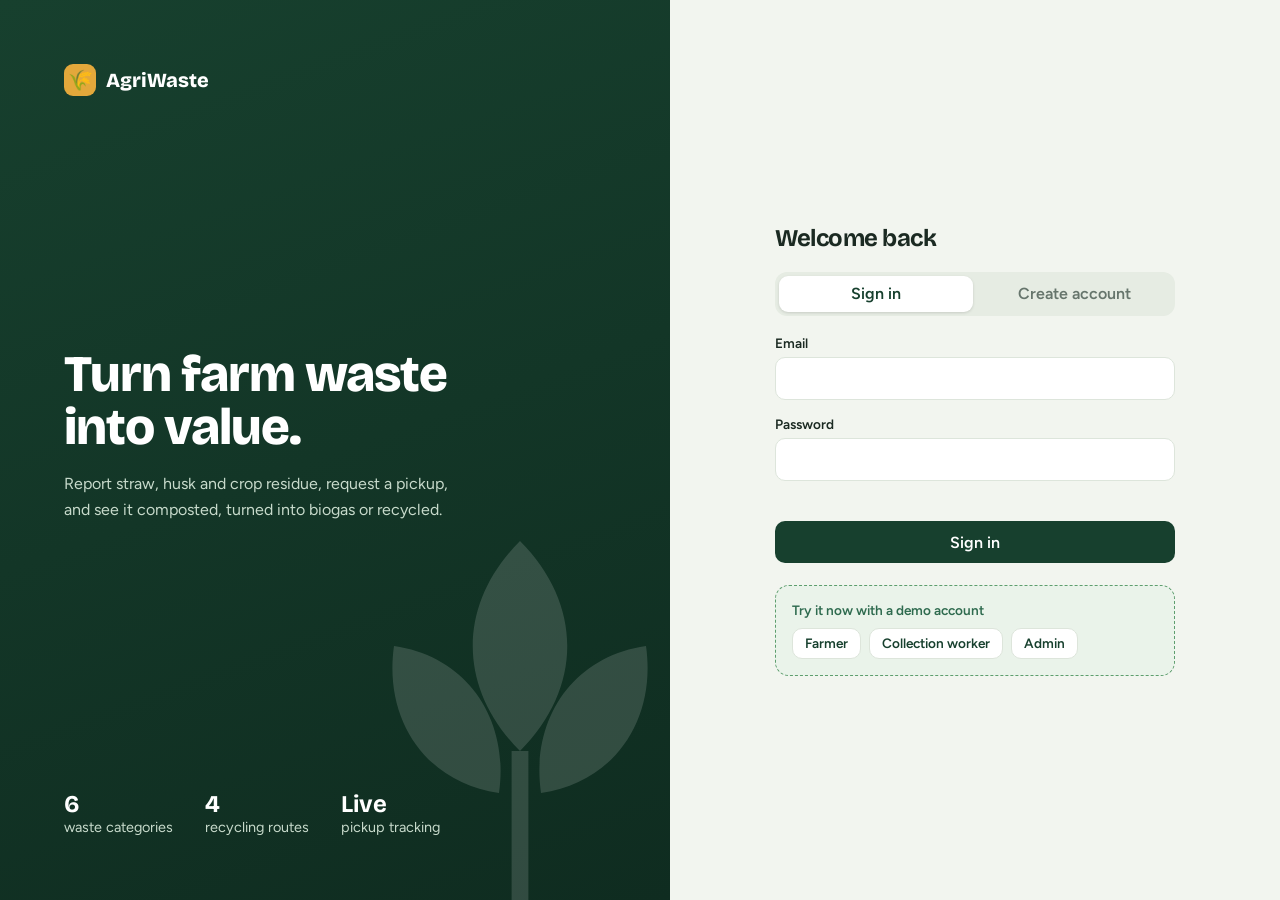
<file: index.html>
<!DOCTYPE html>
<html lang="en"><head>
<meta charset="utf-8"><meta name="viewport" content="width=device-width,initial-scale=1">
<title>AgriWaste · Smart Agriculture Waste Management</title>
<link rel="preconnect" href="https://fonts.googleapis.com">
<link href="https://fonts.googleapis.com/css2?family=Bricolage+Grotesque:opsz,wght@12..96,600;12..96,800&family=Figtree:wght@400;500;600&display=swap" rel="stylesheet">
<link rel="stylesheet" href="style.css"></head><body>

<section id="auth">
  <div class="hero">
    <div class="logo"><i>🌾</i>AgriWaste</div>
    <div><h1>Turn farm waste into value.</h1><p>Report straw, husk and crop residue, request a pickup, and see it composted, turned into biogas or recycled.</p></div>
    <div class="stats-strip"><div><b>6</b>waste categories</div><div><b>4</b>recycling routes</div><div><b>Live</b>pickup tracking</div></div>
    <svg viewBox="0 0 200 200" fill="#fff"><path d="M100 10c30 30 30 70 0 100-30-30-30-70 0-100zM40 60c35 5 55 35 50 70-35-5-55-35-50-70zM160 60c-35 5-55 35-50 70 35-5 55-35 50-70zM96 110h8v90h-8z"/></svg>
  </div>
  <div class="formwrap"><div class="formbox">
    <h2>Welcome back</h2><div class="tabs"><button id="tLogin" class="on">Sign in</button><button id="tReg">Create account</button></div>
    <form id="authForm">
      <div id="regOnly" class="hide"><div class="field"><label for="name">Full name</label><input id="name"></div>
      <div class="row"><div class="field"><label for="phone">Phone</label><input id="phone"></div><div class="field"><label for="role">I am a</label><select id="role"><option value="farmer">Farmer</option><option value="worker">Collection worker</option></select></div></div></div>
      <div class="field"><label for="email">Email</label><input id="email" type="email" required></div>
      <div class="field"><label for="password">Password</label><input id="password" type="password" required minlength="6"></div>
      <div class="err" id="err" role="alert"></div>
      <button class="btn" style="width:100%" id="authBtn">Sign in</button>
    </form>
    <div class="demo"><p>Try it now with a demo account</p><div>
      <button class="btn alt sm" data-demo="farmer@demo.com">Farmer</button><button class="btn alt sm" data-demo="worker@demo.com">Collection worker</button><button class="btn alt sm" data-demo="admin@demo.com">Admin</button></div></div>
  </div></div>
</section>

<div id="app" class="hide">
  <aside><div class="logo"><i>🌾</i>AgriWaste</div><nav id="nav" style="display:contents"></nav>
    <div class="me"><b id="meName"></b><small id="meRole"></small><button class="btn alt sm" id="logout" style="margin-top:.6rem">Sign out</button></div></aside>
  <main><div class="top"><div><h2 id="title"></h2><p id="sub"></p></div><button class="btn alt bell" id="bell">🔔 Notifications<b id="badge" class="hide"></b></button></div>
    <div id="notes" class="card hide"></div><div id="view"></div></main>
</div>
<dialog id="dlg"></dialog>
<div id="toast" role="status"></div>

<script src="app.js"></script></body></html>
</file>
<file: style.css>
:root{--forest:#17402E;--moss:#2F6B4F;--leaf:#5E9E6E;--wheat:#E3A83B;--paper:#F2F5EF;--card:#fff;--ink:#1B2A22;--mute:#66756C;--line:#DDE5DB;--bad:#B3402F;
--r:14px;font-family:Figtree,system-ui,sans-serif;color:var(--ink)}
*{box-sizing:border-box}body{margin:0;background:var(--paper);min-height:100vh}
h1,h2,h3{font-family:'Bricolage Grotesque',sans-serif;margin:0;letter-spacing:-.02em}
button,input,select,textarea{font:inherit}
:focus-visible{outline:3px solid var(--wheat);outline-offset:2px}
.btn{border:0;border-radius:10px;padding:.7rem 1.1rem;font-weight:600;cursor:pointer;background:var(--forest);color:#fff;transition:background .15s}
.btn:hover{background:var(--moss)}.btn.alt{background:#fff;color:var(--forest);border:1px solid var(--line)}.btn.alt:hover{background:var(--paper)}
.btn.sm{padding:.4rem .75rem;font-size:.85rem}.btn.wheat{background:var(--wheat);color:#2a1d00}
label{display:block;font-size:.85rem;font-weight:600;margin:0 0 .35rem}
input,select,textarea{width:100%;padding:.7rem .85rem;border:1px solid var(--line);border-radius:10px;background:#fff}
.field{margin-bottom:1rem}.row{display:grid;grid-template-columns:1fr 1fr;gap:1rem}
.hide{display:none!important}
/* auth */
#auth{display:grid;grid-template-columns:1.1fr 1fr;min-height:100vh}
.hero{background:linear-gradient(160deg,var(--forest),#0F2C20);color:#fff;padding:4rem;display:flex;flex-direction:column;justify-content:space-between;position:relative;overflow:hidden}
.hero svg{position:absolute;right:-60px;bottom:-40px;width:420px;opacity:.14}
.hero h1{font-size:clamp(2.2rem,4vw,3.4rem);line-height:1.05;max-width:12ch;font-weight:800}
.hero p{max-width:40ch;color:#C7DACB;line-height:1.6}
.logo{display:flex;gap:.6rem;align-items:center;font-family:'Bricolage Grotesque';font-weight:800;font-size:1.25rem}
.logo i{width:32px;height:32px;border-radius:9px;background:var(--wheat);display:grid;place-items:center;font-style:normal}
.stats-strip{display:flex;gap:2rem;font-size:.9rem;color:#C7DACB}.stats-strip b{display:block;color:#fff;font-size:1.5rem;font-family:'Bricolage Grotesque'}
.formwrap{display:grid;place-items:center;padding:2rem}.formbox{width:100%;max-width:400px}
.tabs{display:flex;gap:.25rem;background:#E6ECE3;padding:.25rem;border-radius:12px;margin:1.2rem 0}
.tabs button{flex:1;border:0;background:none;padding:.55rem;border-radius:9px;font-weight:600;cursor:pointer;color:var(--mute)}.tabs .on{background:#fff;color:var(--forest);box-shadow:0 1px 3px #0002}
.demo{margin-top:1.4rem;padding:1rem;border:1px dashed var(--leaf);border-radius:var(--r);background:#EAF3EA}
.demo p{margin:0 0 .6rem;font-size:.85rem;color:var(--moss);font-weight:600}.demo div{display:flex;gap:.5rem;flex-wrap:wrap}
.err{color:var(--bad);font-size:.88rem;min-height:1.2rem;margin:.3rem 0}
/* app */
#app{display:grid;grid-template-columns:250px 1fr;min-height:100vh}
aside{background:var(--forest);color:#fff;padding:1.4rem 1rem;display:flex;flex-direction:column;gap:.25rem;position:sticky;top:0;height:100vh}
aside .logo{padding:0 .5rem 1.5rem}
.nav{display:flex;gap:.7rem;align-items:center;padding:.7rem .8rem;border-radius:10px;color:#C7DACB;background:none;border:0;text-align:left;cursor:pointer;font-weight:500}
.nav:hover{background:#ffffff14}.nav.on{background:#fff;color:var(--forest);font-weight:600}
.me{margin-top:auto;padding:.8rem;border-top:1px solid #ffffff22;font-size:.85rem}.me small{color:#9DB8A5;display:block}
main{padding:2rem 2.4rem;max-width:1200px;width:100%}
.top{display:flex;justify-content:space-between;align-items:center;margin-bottom:1.6rem;gap:1rem}
.top h2{font-size:1.8rem}.top p{margin:.2rem 0 0;color:var(--mute)}
.bell{position:relative}.bell b{position:absolute;top:-6px;right:-6px;background:var(--bad);color:#fff;font-size:.7rem;border-radius:99px;padding:1px 6px}
.card{background:var(--card);border:1px solid var(--line);border-radius:var(--r);padding:1.4rem}
.grid4{display:grid;grid-template-columns:repeat(4,1fr);gap:1rem;margin-bottom:1.2rem}
.stat span{color:var(--mute);font-size:.85rem}.stat strong{display:block;font-family:'Bricolage Grotesque';font-size:2rem;margin:.3rem 0 0}
.stat.lead{background:var(--forest);color:#fff;border:0}.stat.lead span{color:#B6D0BC}
.two{display:grid;grid-template-columns:1.2fr 1fr;gap:1.2rem}
.bar{display:grid;grid-template-columns:130px 1fr 70px;gap:.7rem;align-items:center;margin:.7rem 0;font-size:.9rem}
.bar i{display:block;height:12px;border-radius:99px;background:linear-gradient(90deg,var(--moss),var(--leaf))}.bar div{background:#EEF2EC;border-radius:99px}
table{width:100%;border-collapse:collapse;font-size:.92rem}th{text-align:left;color:var(--mute);font-weight:500;padding:.6rem;border-bottom:1px solid var(--line)}td{padding:.8rem .6rem;border-bottom:1px solid var(--line);vertical-align:middle}
.pill{padding:.2rem .65rem;border-radius:99px;font-size:.78rem;font-weight:600;white-space:nowrap}
.pending{background:#FCEFD2;color:#8A5E00}.accepted{background:#DDEBF7;color:#1F5C8F}.scheduled{background:#E7E0F6;color:#5B3FA0}.collected{background:#D9F0DF;color:#1F6B3A}.recycled{background:var(--forest);color:#fff}
.tip{background:#FFF6E0;border-left:4px solid var(--wheat);padding:.9rem 1rem;border-radius:8px;margin:.5rem 0 1rem;font-size:.92rem}
.guide{display:grid;grid-template-columns:repeat(auto-fill,minmax(250px,1fr));gap:1rem}.guide h3{font-size:1.1rem}.guide em{color:var(--moss);font-style:normal;font-weight:600;font-size:.85rem}
.empty{text-align:center;color:var(--mute);padding:2.5rem 1rem}
#notes{position:absolute;right:2.4rem;top:5rem;width:330px;z-index:5;box-shadow:0 12px 40px #0002}
#notes p{margin:0;padding:.65rem 0;border-bottom:1px solid var(--line);font-size:.9rem}
dialog{border:0;border-radius:var(--r);padding:1.6rem;width:min(440px,92vw);box-shadow:0 20px 60px #0004}dialog::backdrop{background:#0006}dialog dl{display:grid;grid-template-columns:110px 1fr;gap:.6rem 1rem;margin:1rem 0}dialog dt{color:var(--mute);font-size:.85rem}dialog dd{margin:0;font-weight:500;word-break:break-word}
#toast{position:fixed;bottom:1.5rem;left:50%;transform:translateX(-50%);background:var(--ink);color:#fff;padding:.8rem 1.3rem;border-radius:10px;opacity:0;pointer-events:none;transition:.25s}#toast.show{opacity:1}
@media(max-width:900px){#auth{grid-template-columns:1fr}.hero{display:none}#app{grid-template-columns:1fr}aside{position:static;height:auto;flex-direction:row;overflow-x:auto;padding:.6rem}aside .logo,.me{display:none}.nav{white-space:nowrap}main{padding:1.2rem}.grid4{grid-template-columns:1fr 1fr}.two,.row{grid-template-columns:1fr}.bar{grid-template-columns:90px 1fr 60px}.table{overflow-x:auto}#notes{right:1rem;left:1rem;width:auto}}
@media(prefers-reduced-motion:reduce){*{transition:none!important}}
</file>
<file: public/style.css>
:root{--forest:#17402E;--moss:#2F6B4F;--leaf:#5E9E6E;--wheat:#E3A83B;--paper:#F2F5EF;--card:#fff;--ink:#1B2A22;--mute:#66756C;--line:#DDE5DB;--bad:#B3402F;
--r:14px;font-family:Figtree,system-ui,sans-serif;color:var(--ink)}
*{box-sizing:border-box}body{margin:0;background:var(--paper);min-height:100vh}
h1,h2,h3{font-family:'Bricolage Grotesque',sans-serif;margin:0;letter-spacing:-.02em}
button,input,select,textarea{font:inherit}
:focus-visible{outline:3px solid var(--wheat);outline-offset:2px}
.btn{border:0;border-radius:10px;padding:.7rem 1.1rem;font-weight:600;cursor:pointer;background:var(--forest);color:#fff;transition:background .15s}
.btn:hover{background:var(--moss)}.btn.alt{background:#fff;color:var(--forest);border:1px solid var(--line)}.btn.alt:hover{background:var(--paper)}
.btn.sm{padding:.4rem .75rem;font-size:.85rem}.btn.wheat{background:var(--wheat);color:#2a1d00}
label{display:block;font-size:.85rem;font-weight:600;margin:0 0 .35rem}
input,select,textarea{width:100%;padding:.7rem .85rem;border:1px solid var(--line);border-radius:10px;background:#fff}
.field{margin-bottom:1rem}.row{display:grid;grid-template-columns:1fr 1fr;gap:1rem}
.hide{display:none!important}
/* auth */
#auth{display:grid;grid-template-columns:1.1fr 1fr;min-height:100vh}
.hero{background:linear-gradient(160deg,var(--forest),#0F2C20);color:#fff;padding:4rem;display:flex;flex-direction:column;justify-content:space-between;position:relative;overflow:hidden}
.hero svg{position:absolute;right:-60px;bottom:-40px;width:420px;opacity:.14}
.hero h1{font-size:clamp(2.2rem,4vw,3.4rem);line-height:1.05;max-width:12ch;font-weight:800}
.hero p{max-width:40ch;color:#C7DACB;line-height:1.6}
.logo{display:flex;gap:.6rem;align-items:center;font-family:'Bricolage Grotesque';font-weight:800;font-size:1.25rem}
.logo i{width:32px;height:32px;border-radius:9px;background:var(--wheat);display:grid;place-items:center;font-style:normal}
.stats-strip{display:flex;gap:2rem;font-size:.9rem;color:#C7DACB}.stats-strip b{display:block;color:#fff;font-size:1.5rem;font-family:'Bricolage Grotesque'}
.formwrap{display:grid;place-items:center;padding:2rem}.formbox{width:100%;max-width:400px}
.tabs{display:flex;gap:.25rem;background:#E6ECE3;padding:.25rem;border-radius:12px;margin:1.2rem 0}
.tabs button{flex:1;border:0;background:none;padding:.55rem;border-radius:9px;font-weight:600;cursor:pointer;color:var(--mute)}.tabs .on{background:#fff;color:var(--forest);box-shadow:0 1px 3px #0002}
.demo{margin-top:1.4rem;padding:1rem;border:1px dashed var(--leaf);border-radius:var(--r);background:#EAF3EA}
.demo p{margin:0 0 .6rem;font-size:.85rem;color:var(--moss);font-weight:600}.demo div{display:flex;gap:.5rem;flex-wrap:wrap}
.err{color:var(--bad);font-size:.88rem;min-height:1.2rem;margin:.3rem 0}
/* app */
#app{display:grid;grid-template-columns:250px 1fr;min-height:100vh}
aside{background:var(--forest);color:#fff;padding:1.4rem 1rem;display:flex;flex-direction:column;gap:.25rem;position:sticky;top:0;height:100vh}
aside .logo{padding:0 .5rem 1.5rem}
.nav{display:flex;gap:.7rem;align-items:center;padding:.7rem .8rem;border-radius:10px;color:#C7DACB;background:none;border:0;text-align:left;cursor:pointer;font-weight:500}
.nav:hover{background:#ffffff14}.nav.on{background:#fff;color:var(--forest);font-weight:600}
.me{margin-top:auto;padding:.8rem;border-top:1px solid #ffffff22;font-size:.85rem}.me small{color:#9DB8A5;display:block}
main{padding:2rem 2.4rem;max-width:1200px;width:100%}
.top{display:flex;justify-content:space-between;align-items:center;margin-bottom:1.6rem;gap:1rem}
.top h2{font-size:1.8rem}.top p{margin:.2rem 0 0;color:var(--mute)}
.bell{position:relative}.bell b{position:absolute;top:-6px;right:-6px;background:var(--bad);color:#fff;font-size:.7rem;border-radius:99px;padding:1px 6px}
.card{background:var(--card);border:1px solid var(--line);border-radius:var(--r);padding:1.4rem}
.grid4{display:grid;grid-template-columns:repeat(4,1fr);gap:1rem;margin-bottom:1.2rem}
.stat span{color:var(--mute);font-size:.85rem}.stat strong{display:block;font-family:'Bricolage Grotesque';font-size:2rem;margin:.3rem 0 0}
.stat.lead{background:var(--forest);color:#fff;border:0}.stat.lead span{color:#B6D0BC}
.two{display:grid;grid-template-columns:1.2fr 1fr;gap:1.2rem}
.bar{display:grid;grid-template-columns:130px 1fr 70px;gap:.7rem;align-items:center;margin:.7rem 0;font-size:.9rem}
.bar i{display:block;height:12px;border-radius:99px;background:linear-gradient(90deg,var(--moss),var(--leaf))}.bar div{background:#EEF2EC;border-radius:99px}
table{width:100%;border-collapse:collapse;font-size:.92rem}th{text-align:left;color:var(--mute);font-weight:500;padding:.6rem;border-bottom:1px solid var(--line)}td{padding:.8rem .6rem;border-bottom:1px solid var(--line);vertical-align:middle}
.pill{padding:.2rem .65rem;border-radius:99px;font-size:.78rem;font-weight:600;white-space:nowrap}
.pending{background:#FCEFD2;color:#8A5E00}.accepted{background:#DDEBF7;color:#1F5C8F}.scheduled{background:#E7E0F6;color:#5B3FA0}.collected{background:#D9F0DF;color:#1F6B3A}.recycled{background:var(--forest);color:#fff}
.tip{background:#FFF6E0;border-left:4px solid var(--wheat);padding:.9rem 1rem;border-radius:8px;margin:.5rem 0 1rem;font-size:.92rem}
.guide{display:grid;grid-template-columns:repeat(auto-fill,minmax(250px,1fr));gap:1rem}.guide h3{font-size:1.1rem}.guide em{color:var(--moss);font-style:normal;font-weight:600;font-size:.85rem}
.empty{text-align:center;color:var(--mute);padding:2.5rem 1rem}
#notes{position:absolute;right:2.4rem;top:5rem;width:330px;z-index:5;box-shadow:0 12px 40px #0002}
#notes p{margin:0;padding:.65rem 0;border-bottom:1px solid var(--line);font-size:.9rem}
dialog{border:0;border-radius:var(--r);padding:1.6rem;width:min(440px,92vw);box-shadow:0 20px 60px #0004}dialog::backdrop{background:#0006}dialog dl{display:grid;grid-template-columns:110px 1fr;gap:.6rem 1rem;margin:1rem 0}dialog dt{color:var(--mute);font-size:.85rem}dialog dd{margin:0;font-weight:500;word-break:break-word}
#toast{position:fixed;bottom:1.5rem;left:50%;transform:translateX(-50%);background:var(--ink);color:#fff;padding:.8rem 1.3rem;border-radius:10px;opacity:0;pointer-events:none;transition:.25s}#toast.show{opacity:1}
.top-actions{display:flex;gap:.5rem;align-items:center}.top-logout{display:none}
@media(max-width:900px){#auth{grid-template-columns:1fr}.hero{display:none}#app{grid-template-columns:1fr}aside{position:static;height:auto;flex-direction:row;overflow-x:auto;padding:.6rem}aside .logo,.me{display:none}.nav{white-space:nowrap}.top{flex-wrap:wrap}.top-logout{display:inline-block}main{padding:1.2rem}.grid4{grid-template-columns:1fr 1fr}.two,.row{grid-template-columns:1fr}.bar{grid-template-columns:90px 1fr 60px}.table{overflow-x:auto}#notes{right:1rem;left:1rem;width:auto}}
@media(prefers-reduced-motion:reduce){*{transition:none!important}}
</file>
<file: agripoints_frontend/css/agripoints.css>
:root{--forest:#17402E;--moss:#2F6B4F;--leaf:#5E9E6E;--wheat:#E3A83B;--paper:#F2F5EF;--ink:#1B2A22;--mute:#66756C;--line:#DDE5DB;--bad:#B3402F;font-family:Figtree,system-ui,sans-serif;color:var(--ink)}
*{box-sizing:border-box}body{margin:0;background:var(--paper);min-height:100vh}
h1,h2,h3{font-family:'Bricolage Grotesque',Georgia,serif;margin:0;letter-spacing:-.02em}
a{color:var(--moss)}:focus-visible{outline:3px solid var(--wheat);outline-offset:2px}
.ap-bar{background:var(--forest);color:#fff;display:flex;justify-content:space-between;align-items:center;padding:.9rem 1.6rem}
.ap-logo{display:flex;gap:.6rem;align-items:center;font-family:'Bricolage Grotesque',Georgia,serif;font-weight:800;font-size:1.2rem}
.ap-logo i{width:30px;height:30px;border-radius:8px;background:var(--wheat);display:grid;place-items:center;font-style:normal}
.ap-bar a{color:#C7DACB;text-decoration:none;font-weight:600;font-size:.92rem}.ap-bar a:hover{color:#fff}
.ap-wrap{max-width:1000px;margin:0 auto;padding:2rem 1.4rem 3rem}
.ap-head h1{font-size:1.9rem}.ap-head p{margin:.3rem 0 1.5rem;color:var(--mute)}
.ap-card{background:#fff;border:1px solid var(--line);border-radius:14px;padding:1.4rem}
.ap-hero{background:linear-gradient(150deg,var(--forest),#0F2C20);color:#fff;border:0;display:flex;align-items:center;gap:1.2rem;margin-bottom:1rem}
.ap-coin{width:68px;height:68px;border-radius:50%;background:var(--wheat);display:grid;place-items:center;font-size:2rem;flex:none;box-shadow:inset 0 -4px 0 #0002}
.ap-hero small{color:#B6D0BC}.ap-hero strong{display:block;font-family:'Bricolage Grotesque',Georgia,serif;font-size:2.8rem;line-height:1.1}
.ap-grid{display:grid;grid-template-columns:1fr 1fr;gap:1rem;margin-bottom:1rem}
.ap-stat span{color:var(--mute);font-size:.85rem}.ap-stat strong{display:block;font-family:'Bricolage Grotesque',Georgia,serif;font-size:1.8rem;margin-top:.25rem}
.ap-two{display:grid;grid-template-columns:1.2fr 1fr;gap:1rem}
.ap-rule{display:flex;justify-content:space-between;gap:1rem;padding:.7rem 0;border-bottom:1px solid var(--line);font-size:.93rem}
.ap-rule:last-child{border:0}.ap-rule b{color:var(--moss);white-space:nowrap}
.ap-soon{background:#FFF6E0;border:1px dashed var(--wheat);color:#6b4a00}.ap-soon h3{margin-bottom:.4rem}
.ap-note{font-size:.82rem;color:var(--mute);margin-top:1rem}
.ap-btn{display:inline-block;border:0;border-radius:10px;padding:.7rem 1.1rem;font:inherit;font-weight:600;cursor:pointer;background:var(--wheat);color:#2a1d00;text-decoration:none}
.ap-btn:hover{filter:brightness(.95)}.ap-btn[disabled]{opacity:.55;cursor:not-allowed}
table{width:100%;border-collapse:collapse;font-size:.92rem}th{text-align:left;color:var(--mute);font-weight:500;padding:.6rem;border-bottom:1px solid var(--line)}td{padding:.8rem .6rem;border-bottom:1px solid var(--line)}
.earn{color:#1F6B3A;font-weight:700}.spend{color:var(--bad);font-weight:700}
.tag{padding:.15rem .6rem;border-radius:99px;font-size:.78rem;font-weight:600;background:#D9F0DF;color:#1F6B3A}.tag.reversed{background:#F7DDD8;color:var(--bad)}
.ap-empty{text-align:center;color:var(--mute);padding:3rem 1rem}.ap-empty div{font-size:2.4rem}
.ap-err{color:var(--bad);text-align:center;padding:2rem}
@media(max-width:760px){.ap-two,.ap-grid{grid-template-columns:1fr}.ap-hero strong{font-size:2.2rem}
 table,thead,tbody,tr,td{display:block}thead{display:none}tr{border-bottom:1px solid var(--line);padding:.6rem 0}td{border:0;padding:.25rem .2rem;display:flex;justify-content:space-between;gap:1rem}td::before{content:attr(data-label);color:var(--mute);font-size:.82rem}}
@media(max-width:760px){.ap-bar{padding:.8rem 1rem}.ap-bar nav{gap:.8rem!important}.ap-bar a{font-size:.8rem;white-space:nowrap}.ap-logo{font-size:1.05rem}}
</file>
